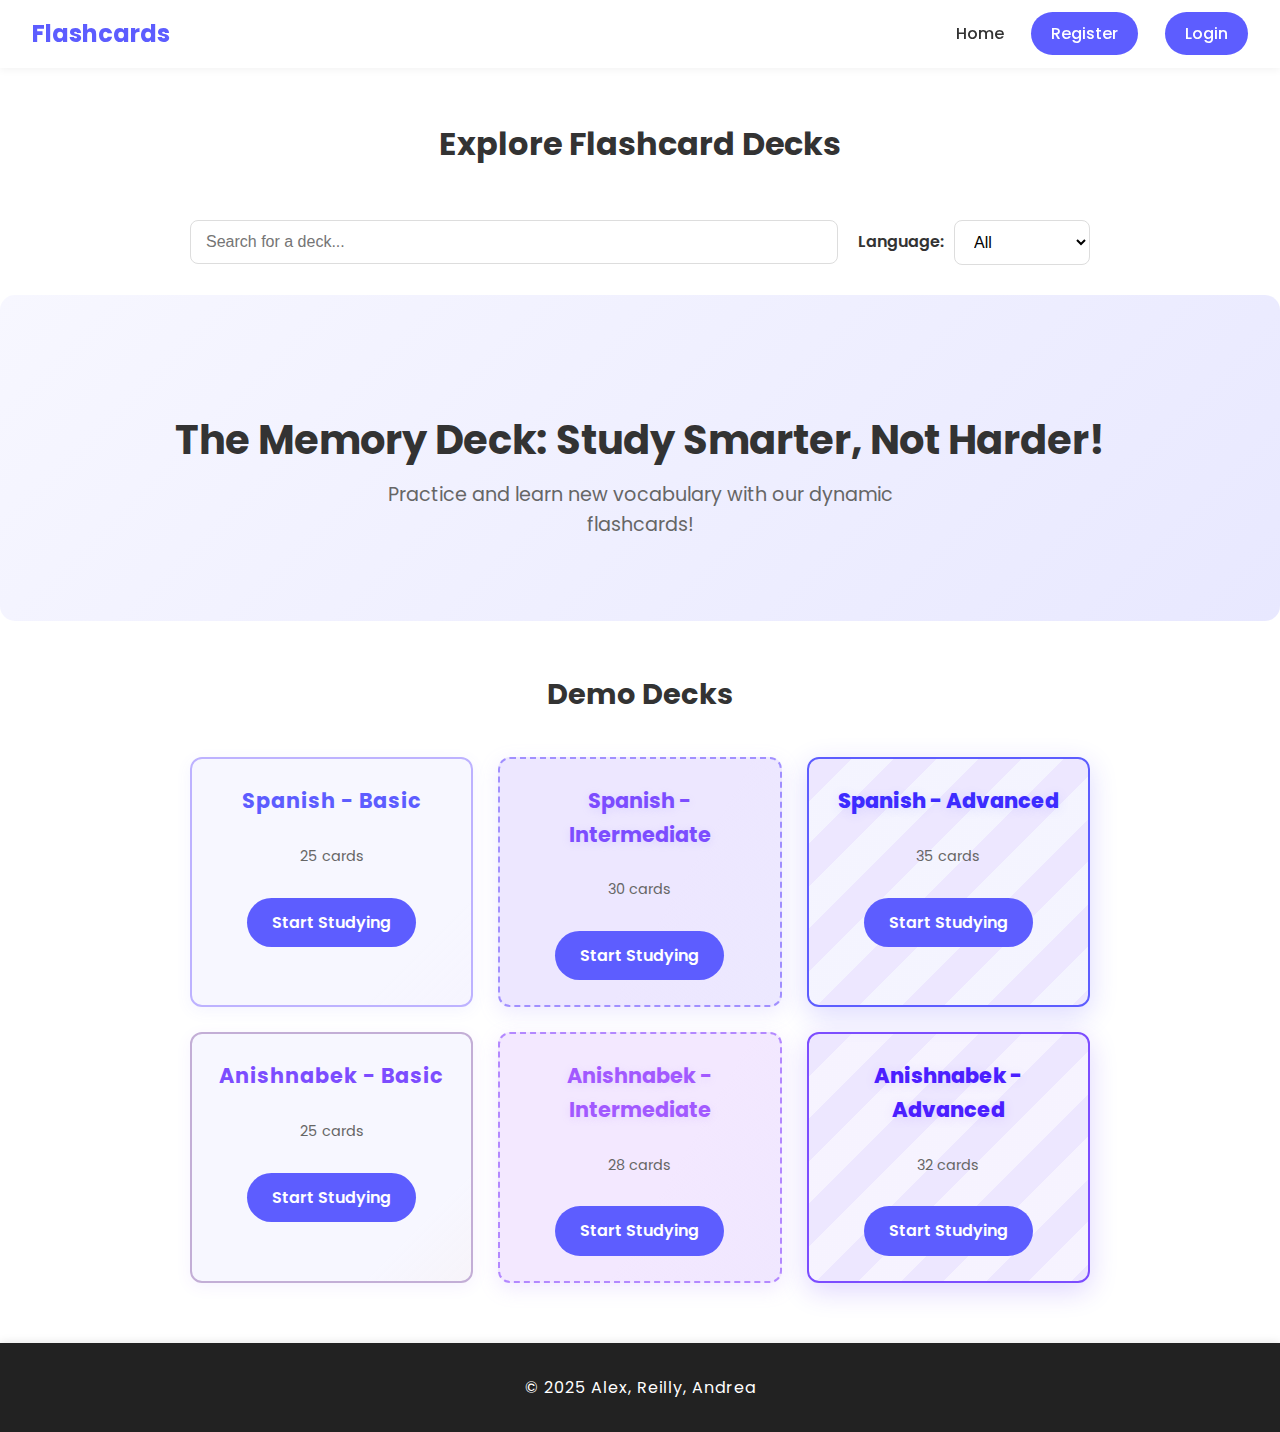
<file: index.html>
<!DOCTYPE html>
<html lang="en">
<head>
    <meta charset="UTF-8">
    <meta name="viewport" content="width=device-width, initial-scale=1.0">
    <title>Language Flashcards</title>
    <link rel="stylesheet" href="style.css">
</head>
<body class="index-layout">

    
    <header class="main-header">
        <nav class="container">
            <a href="index.html" class="logo">Flashcards</a>
            <ul class="nav-links">
                <li><a href="index.html">Home</a></li>
                <li><a href="registration.html" class="cta-button">Register</a></li>
                <li><a href="loginPage.html" class="cta-button">Login</a></li> <!-- Needed?-->
            </ul>
        </nav>
    </header>

   <main class="container">
        <section>
            <h2 class="section-title1">Explore Flashcard Decks</h2>
            
            <div class="search-and-filter">
                <div class="search-bar">
                    <input type="text" id="searchInput" placeholder="Search for a deck...">
                </div>
                <div class="filter-options">
                    <label for="languageFilter">Language:</label>
                    <select id="languageFilter">
                        <option value="all">All</option>
                        <option value="anishnabek">Anishnabek</option>
                        <option value="spanish">Spanish</option>
                    </select>
                </div>
            </div>

    <main class="container">
        <section class="description-section">
            <h2 class="description-title">The Memory Deck: Study Smarter, Not Harder!</h2>
            <p class="description-subtitle">
                Practice and learn new vocabulary with our dynamic flashcards!
            </p>
        </section>



        <section class="demo-decks-section">
            <h3 class="section-title2">Demo Decks</h3>
            <div class="deck-grid">
                <!-- Spanish -->
                <div class="card" data-language="spanish">
                    <h4 class="card-title">Spanish - Basic</h4>
                    <p class="card-meta">25 cards</p>
                    <a href="spanishDeck.html" class="study-link">Start Studying</a>
                </div>
                <div class="card spanish-intermediate" data-language="spanish">
                    <h4 class="card-title">Spanish - Intermediate</h4>
                    <p class="card-meta">30 cards</p>
                    <a href="spanishDeck.html?level=intermediate" class="study-link">Start Studying</a>
                </div>
                <div class="card spanish-advanced" data-language="spanish">
                    <h4 class="card-title">Spanish - Advanced</h4>
                    <p class="card-meta">35 cards</p>
                    <a href="spanishDeck.html?level=advanced" class="study-link">Start Studying</a>
                </div>
                <!-- Anishnabek -->
                <div class="card" data-language="anishnabek">
                    <h4 class="card-title">Anishnabek - Basic</h4>
                    <p class="card-meta">25 cards</p>
                    <a href="anishnabekDeck.html" class="study-link">Start Studying</a>
                </div>
                <div class="card anishnabek-intermediate" data-language="anishnabek">
                    <h4 class="card-title">Anishnabek - Intermediate</h4>
                    <p class="card-meta">28 cards</p>
                    <a href="anishnabekDeck.html?level=intermediate" class="study-link">Start Studying</a>
                </div>
                <div class="card anishnabek-advanced" data-language="anishnabek">
                    <h4 class="card-title">Anishnabek - Advanced</h4>
                    <p class="card-meta">32 cards</p>
                    <a href="anishnabekDeck.html?level=advanced" class="study-link">Start Studying</a>
                </div>
            </div>
            <div id="noResultsMsg" class="no-results-message" style="display:none;">
                No decks found matching your search.
            </div>
        </section>

    </main>

    <footer class="main-footer">
        <p>&copy; 2025 Alex, Reilly, Andrea</p>
    </footer>

    <script src="buttons.js"></script>

</body>
</html>
</file>
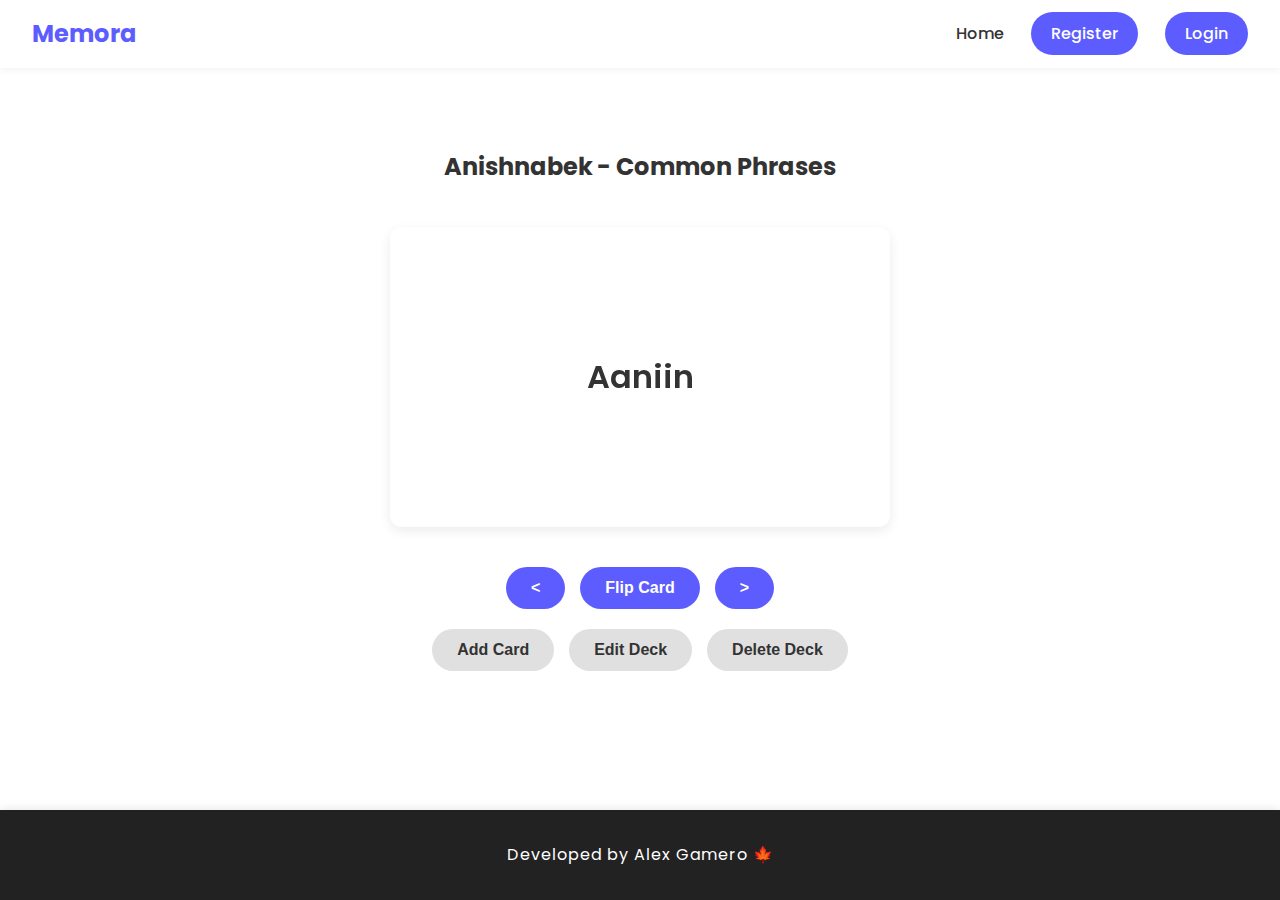
<file: anishnabekDeck.html>
<!DOCTYPE html>
<html lang="en">
<head>
    <meta charset="UTF-8">
    <meta name="viewport" content="width=device-width, initial-scale=1.0">
    <title>Study Deck</title>
    <link rel="stylesheet" href="style.css">
</head>
<body>

    <header class="main-header">
        <nav class="container">
            <a href="index.html" class="logo">Memora</a>
            <ul class="nav-links">
                <li><a href="index.html">Home</a></li>
                <li><a href="registration.html" class="cta-button">Register</a></li>
                <li><a href="login.html" class="cta-button">Login</a></li>
            </ul>
        </nav>
    </header>

    <main class="container">
        <section class="deck-view">
            <h2 class="section-title">Anishnabek - Common Phrases</h2>
            
            <div class="card-container">
                <div class="flashcard" id="flashcard">
                    <div class="card-front">
                        <p class="card-text">Aaniin</p>
                    </div>
                    <div class="card-back">
                        <p class="card-text">Hello</p>
                    </div>
                </div>
            </div>

            <div class="deck-controls">
                <button id="previousCardBtn" class="control-btn">&lt;</button>
                <button id="flipCardBtn" class="control-btn">Flip Card</button>
                <button id="nextCardBtn" class="control-btn">&gt;</button>
            </div>
            
            <div class="deck-management-menu">
                <button id="addCardBtn" class="manage-btn">Add Card</button>
                <button id="editDeckBtn" class="manage-btn">Edit Deck</button>
                <button id="deleteDeckBtn" class="manage-btn">Delete Deck</button>
            </div>
        </section>
    </main>

    <footer class="main-footer">
        <p>Developed by Alex Gamero 🍁</p>
    </footer>

    <script src="buttons.js"></script>

</body>
</html>
</file>
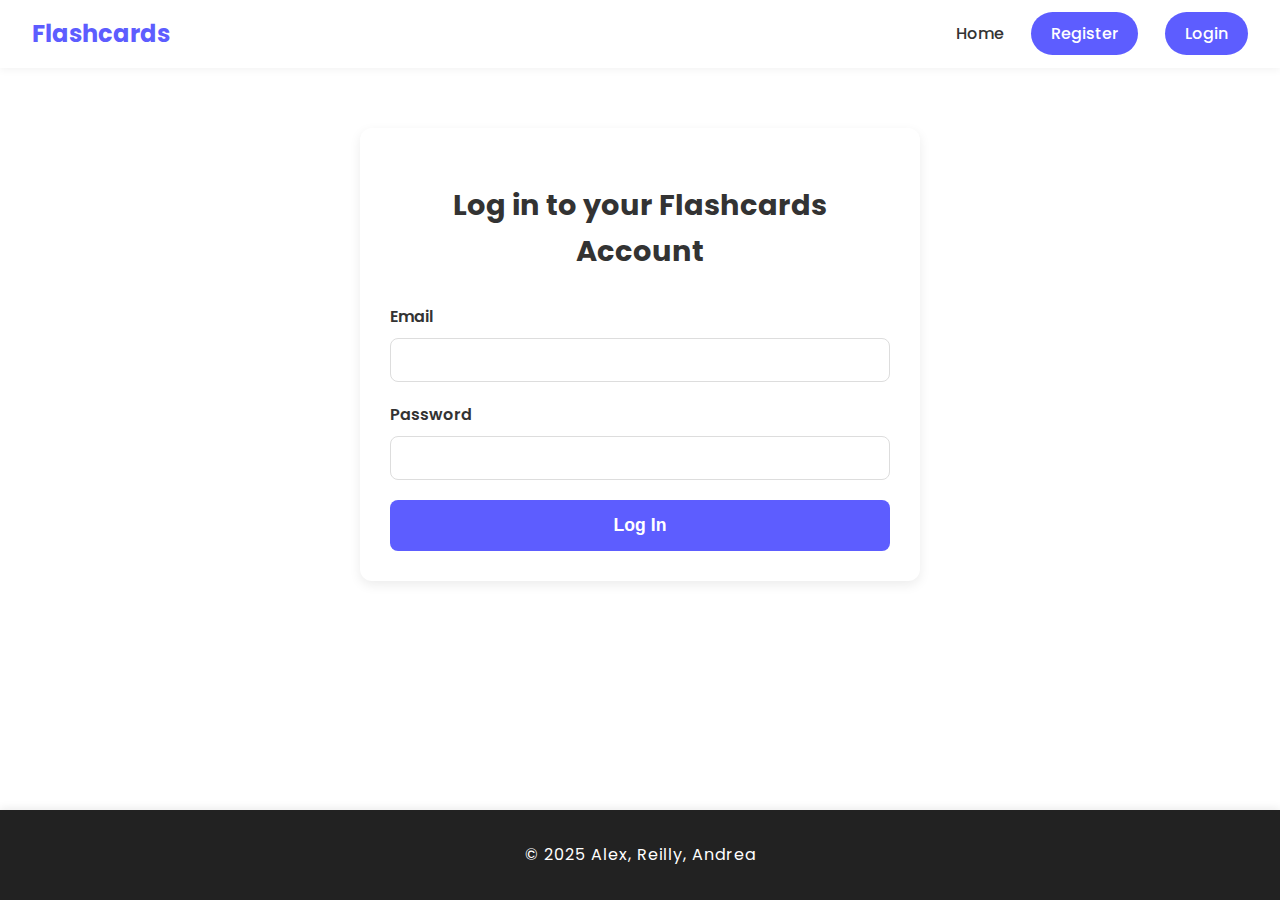
<file: loginPage.html>
<!DOCTYPE html>
<html lang="en">
<head>
    <meta charset="UTF-8">
    <meta name="viewport" content="width=device-width, initial-scale=1.0">
    <title>Login | Flashcards</title>
    <link rel="stylesheet" href="style.css">
</head>
<body>

    <header class="main-header">
        <nav class="container">
            <a href="index.html" class="logo">Flashcards</a>
            <ul class="nav-links">
                <li><a href="index.html">Home</a></li>
                <li><a href="registration.html" class="cta-button">Register</a></li>
                <li><a href="loginPage.html" class="cta-button">Login</a></li>
            </ul>
        </nav>
    </header>

    <main class="container form-container">
        <form id="loginForm" action=" " method="POST" class="styled-form"> <!--Action TO DO-->
            <h2 class="form-title">Log in to your Flashcards Account</h2>
            <div class="form-group">
                <label for="email">Email</label>
                <input type="email" id="email" name="email" required>
            </div>
            <div class="form-group">
                <label for="password">Password</label>
                <input type="password" id="password" name="password" required>
            </div>
            <button type="submit" class="submit-button">Log In</button>
        </form>
    </main>

    <footer class="main-footer">
        <p>&copy; 2025 Alex, Reilly, Andrea</p>
    </footer>

</body>
</html>
</file>
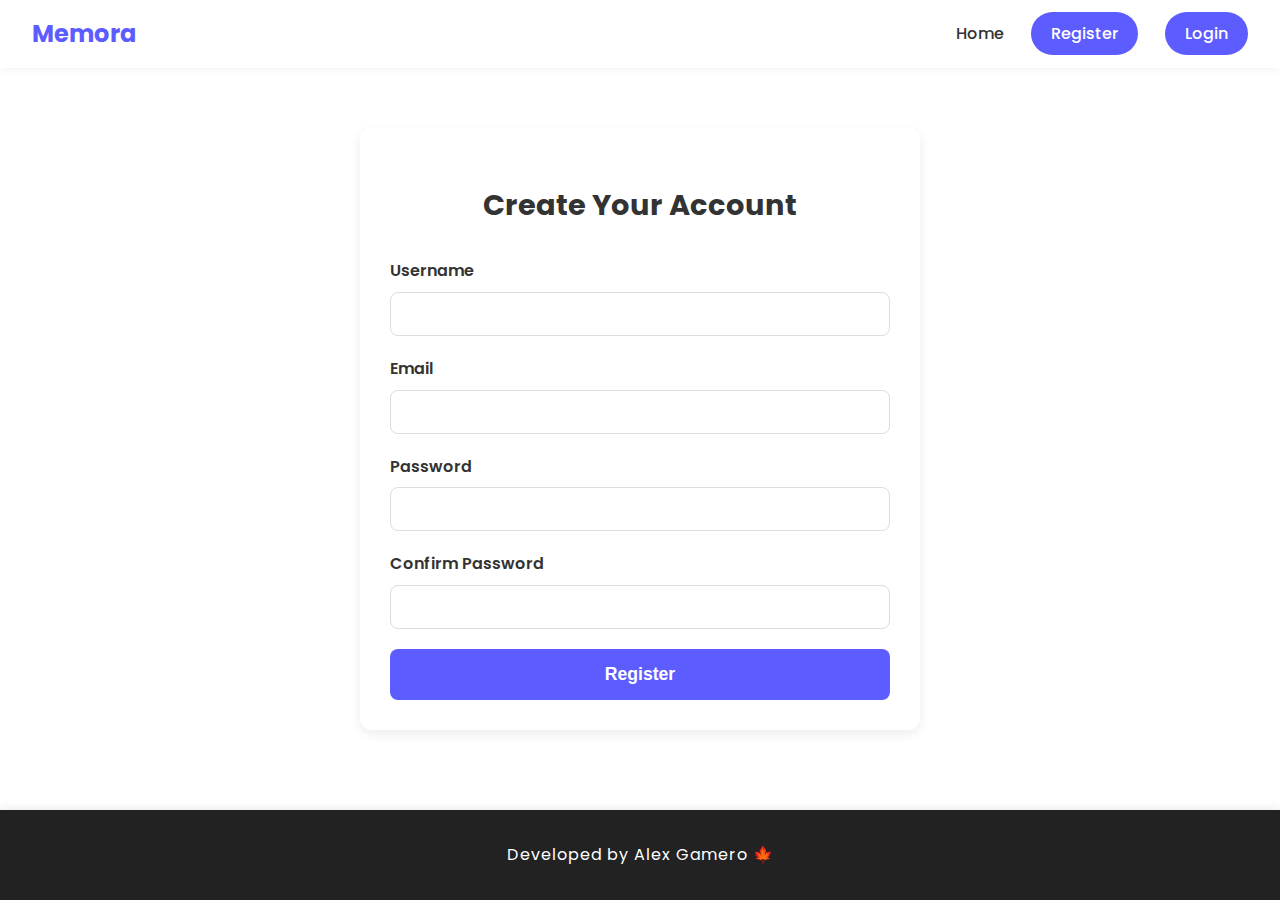
<file: registration.html>
<!DOCTYPE html>
<html lang="en">
<head>
    <meta charset="UTF-8">
    <meta name="viewport" content="width=device-width, initial-scale=1.0">
    <title>Register</title>
    <link rel="stylesheet" href="style.css">
</head>
<body>

    <header class="main-header">
        <nav class="container">
            <a href="index.html" class="logo">Memora</a>
            <ul class="nav-links">
                <li><a href="index.html">Home</a></li>
                <li><a href="registration.html" class="cta-button">Register</a></li>
                <li><a href="loginPage.html" class="cta-button">Login</a></li>
            </ul>
        </nav>
    </header>

    <main class="container form-container">
        <form id="registrationForm" action=" " method="POST" class="styled-form"> <!--Action TO DO-->
            <h2 class="form-title">Create Your Account</h2>
            <div class="form-group">
                <label for="username">Username</label>
                <input type="text" id="username" name="username" required>
                <span class="error-message" id="usernameError"></span>
            </div>
            <div class="form-group">
                <label for="email">Email</label>
                <input type="email" id="email" name="email" required>
                <span class="error-message" id="emailError"></span>
            </div>
            <div class="form-group">
                <label for="password">Password</label>
                <input type="password" id="password" name="password" required>
                <span class="error-message" id="passwordError"></span>
            </div>
            <div class="form-group">
                <label for="confirm_password">Confirm Password</label>
                <input type="password" id="confirm_password" name="confirm_password" required>
                <span class="error-message" id="confirmPasswordError"></span>
            </div>
            <button type="submit" class="submit-button">Register</button>
        </form>
    </main>

    <footer class="main-footer">
        <p>Developed by Alex Gamero 🍁</p>
    </footer>

    <script src=" "></script>

</body>
</html>
</file>
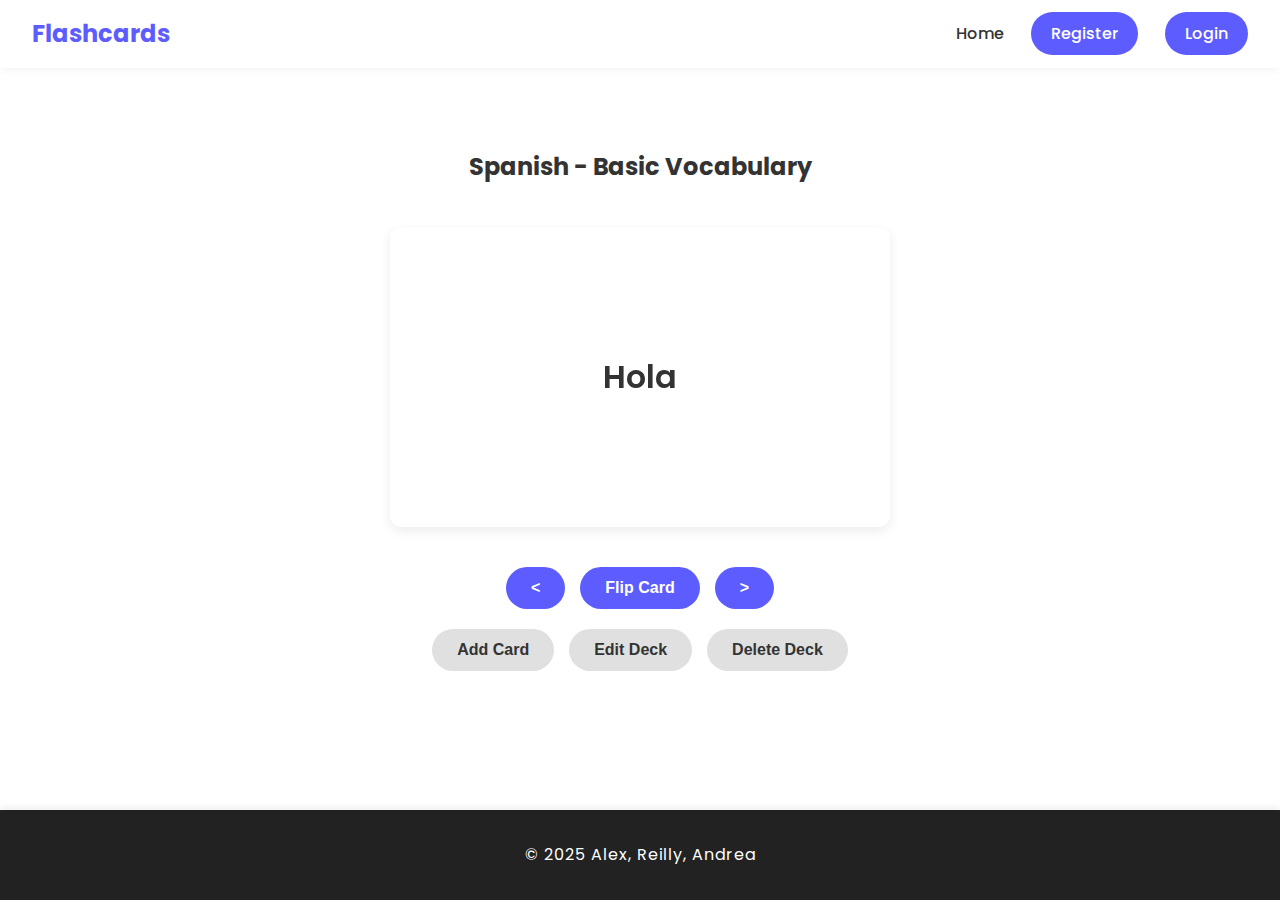
<file: spanishDeck.html>
<!DOCTYPE html>
<html lang="en">
<head>
    <meta charset="UTF-8">
    <meta name="viewport" content="width=device-width, initial-scale=1.0">
    <title>Study Deck</title>
    <link rel="stylesheet" href="style.css">
</head>
<body>

    <header class="main-header">
        <nav class="container">
            <a href="index.html" class="logo">Flashcards</a>
            <ul class="nav-links">
                <li><a href="index.html">Home</a></li>
                <li><a href="registration.html" class="cta-button">Register</a></li>
                <li><a href="login.html" class="cta-button">Login</a></li>
            </ul>
        </nav>
    </header>

    <main class="container">
        <section class="deck-view">
            <h2 class="section-title">Spanish - Basic Vocabulary</h2>
            
            <div class="card-container">
                <div class="flashcard" id="flashcard">
                    <div class="card-front">
                        <p class="card-text">Hola</p>
                    </div>
                    <div class="card-back">
                        <p class="card-text">Hello</p>
                    </div>
                </div>
            </div>

            <div class="deck-controls">
                <button id="previousCardBtn" class="control-btn">&lt;</button>
                <button id="flipCardBtn" class="control-btn">Flip Card</button>
                <button id="nextCardBtn" class="control-btn">&gt;</button>
            </div>
            
            <div class="deck-management-menu">
                <button id="addCardBtn" class="manage-btn">Add Card</button>
                <button id="editDeckBtn" class="manage-btn">Edit Deck</button>
                <button id="deleteDeckBtn" class="manage-btn">Delete Deck</button>
            </div>
        </section>
    </main>

    <footer class="main-footer">
        <p>&copy; 2025 Alex, Reilly, Andrea</p>
    </footer>

    <script src="buttons.js"></script>

</body>
</html>
</file>
<file: style.css>
/*Imported to use the font Poppins*/
@import url(https://fonts.googleapis.com/css?family=Poppins:100,100italic,200,200italic,300,300italic,regular,italic,500,500italic,600,600italic,700,700italic,800,800italic,900,900italic);

/* Styles & variables */
:root {
    --primary-color: #5d5dff; /* purple 1*/
    --secondary-color: #4a4aff; /* purple 2*/
    --background-light: #f7f7ff;
    --background-dark: #e8e8ff;
    --text-primary: #333;
    --text-secondary: #666;
    --border-color: #ddd;
    --card-shadow: 0 4px 12px rgba(0, 0, 0, 0.08);
}

body {
    min-height: 100vh;
    display: flex;
    flex-direction: column;
    margin: 0;
    padding: 0;
    font-family: 'Poppins', sans-serif;
    line-height: 1.6;
    color: var(--text-primary);
}

/* Header & Navigation buttons */
.main-header {
    background-color: white;
    box-shadow: 0 2px 8px rgba(0, 0, 0, 0.05);
    padding: 15px 0;
    position: sticky;
    top: 0;
    z-index: 1000;
}

.main-header .container {
    display: flex;
    justify-content: space-between;
    align-items: center;
}

.logo {
    font-weight: 700;
    font-size: 1.5rem;
    color: var(--primary-color);
    text-decoration: none;
    margin-left: 32px; /* margen izquierdo */
}

.nav-links {
    list-style: none;
    margin: 0;
    padding: 0;
    display: flex;
    align-items: center;
}

.nav-links li {
    margin-left: 0px;
    margin-right: 32px;
}

.nav-links a {
    text-decoration: none;
    color: var(--text-primary);
    font-weight: 500;
    transition: color 0.3s ease;
}

.nav-links a:hover {
    color: var(--primary-color);
}

/* Call to Action buttons*/
.cta-button {
    background-color: var(--primary-color);
    color: white !important; /* !important used to override other link styles */
    padding: 10px 20px;
    border-radius: 50px;
    transition: background-color 0.3s ease;
}

.nav-links .cta-button {
    margin-left: -5px; /* Less space between Register and Login buttons */
}

.cta-button:hover {
    background-color: var(--secondary-color);
}

/* Description section */
.description-section {
    text-align: center;
    padding: 80px 20px;
    background: linear-gradient(135deg, var(--background-light), var(--background-dark));
    border-radius: 15px;
    margin-top: 30px;
}

.description-title {
    font-size: 2.5rem;
    font-weight: 700;
    margin-bottom: 0.5rem;
    color: var(--text-primary);
}

.description-subtitle {
    font-size: 1.2rem;
    color: var(--text-secondary);
    max-width: 600px;
    margin: 0 auto;
}

/* Demo Decks section */
.demo-decks-section {
    padding: 60px 0;
    max-width: 900px;
    margin-left: auto;
    margin-right: auto;
}

.section-title1 {
    text-align: center;
    font-size: 2rem;
    color: var(--text-primary);
    margin-bottom: 50px;
    margin-top: 50px;
}

.section-title2 {
    text-align: center;
    font-size: 1.8rem;
    color: var(--text-primary);
    margin-bottom: 40px;
    margin-top: -10px;
}

.deck-grid {
    display: grid;
    grid-template-columns: repeat(auto-fit, minmax(280px, 1fr));
    gap: 25px;
}

.card {
    background-color: white;
    border-radius: 12px;
    box-shadow: var(--card-shadow);
    padding: 25px;
    transition: transform 0.3s ease, box-shadow 0.3s ease;
    text-align: center;
}

.card:hover {
    transform: translateY(-5px);
    box-shadow: 0 8px 20px rgba(0, 0, 0, 0.1);
}

.card-title {
    font-size: 1.3rem;
    margin-top: 0;
    color: var(--text-primary);
}

.card-meta {
    color: var(--text-secondary);
    font-size: 0.9rem;
}

.study-link {
    display: inline-block;
    background-color: var(--primary-color);
    color: white;
    padding: 12px 25px;
    border-radius: 50px;
    text-decoration: none;
    margin-top: 15px;
    font-weight: 600;
    transition: background-color 0.3s ease;
}

.study-link:hover {
    background-color: var(--secondary-color);
}

/* Registration Form */
.form-container {
    padding: 60px 0;
}

.styled-form {
    max-width: 500px;
    margin: 0 auto;
    padding: 30px;
    background-color: white;
    border-radius: 12px;
    box-shadow: var(--card-shadow);
}

.form-title {
    text-align: center;
    color: var(--text-primary);
    margin-bottom: 30px;
    font-size: 1.8rem;
}

.form-group {
    margin-bottom: 20px;
}

.form-group label {
    display: block;
    margin-bottom: 8px;
    font-weight: 600;
    color: var(--text-primary);
}

.form-group input {
    width: 100%;
    padding: 12px 15px;
    border: 1px solid var(--border-color);
    border-radius: 8px;
    font-size: 1rem;
    box-sizing: border-box;
    transition: border-color 0.3s ease, box-shadow 0.3s ease;
}

.form-group input:focus {
    outline: none;
    border-color: var(--primary-color);
    box-shadow: 0 0 0 3px rgba(93, 93, 255, 0.2);
}

.error-message {
    color: #e74c3c;
    font-size: 0.85rem;
    margin-top: 5px;
    display: none;
}

.submit-button {
    width: 100%;
    padding: 15px;
    background-color: var(--primary-color);
    color: white;
    border: none;
    border-radius: 8px;
    font-size: 1.1rem;
    font-weight: 600;
    cursor: pointer;
    transition: background-color 0.3s ease, transform 0.3s ease;
}

.submit-button:hover {
    background-color: var(--secondary-color);
    transform: translateY(-2px);
}

body.index-layout {
    min-height: 100vh;
    display: flex;
    flex-direction: column;
    margin: 0;
}

body.index-layout main {
    flex: 1 0 auto;
}

.main-footer {
    margin-top: auto;
    width: 100%;
    background: #222;
    color: #fff;
    text-align: center;
    padding: 1rem 0;
    font-size: 1rem;
    letter-spacing: 1px;
    box-shadow: 0 -2px 8px rgba(0,0,0,0.08);
}


/* Responsive Design for smaller screens */
@media (max-width: 768px) {
    .main-header .container {
        flex-direction: column;
    }
    .logo {
        margin-bottom: 10px;
    }
    .nav-links {
        flex-wrap: wrap;
        justify-content: center;
    }
    .nav-links li {
        margin: 0 10px;
    }
    .hero-title {
        font-size: 2rem;
    }
}

.search-and-filter {
    display: flex;
    justify-content: space-between;
    align-items: center;
    margin-bottom: 30px;
    gap: 20px;
    max-width: 900px;
    margin-left: auto;
    margin-right: auto;
}

.search-bar {
    flex-grow: 1;
}

.search-bar input {
    width: 100%;
    padding: 12px 15px;
    border: 1px solid var(--border-color);
    border-radius: 8px;
    font-size: 1rem;
    box-sizing: border-box;
    transition: border-color 0.3s ease, box-shadow 0.3s ease;
}

.search-bar input:focus {
    outline: none;
    border-color: var(--primary-color);
    box-shadow: 0 0 0 3px rgba(93, 93, 255, 0.2);
}

.filter-options {
    display: flex;
    align-items: center;
    gap: 10px;
}

.filter-options label {
    font-weight: 600;
    color: var(--text-primary);
}

.filter-options select {
    padding: 12px 15px;
    border: 1px solid var(--border-color);
    border-radius: 8px;
    font-size: 1rem;
    background-color: white;
    cursor: pointer;
    transition: border-color 0.3s ease;
}

.filter-options select:focus {
    outline: none;
    border-color: var(--primary-color);
}

/* Reusing the deck grid and card styles */
.deck-grid {
    display: grid;
    grid-template-columns: repeat(auto-fit, minmax(280px, 1fr));
    gap: 25px;
}

/* Adjustments for the search and language filter section */
@media (max-width: 600px) {
    .search-and-filter {
        flex-direction: column;
        align-items: stretch;
    }
}


/*Style for card deck page */

.deck-view {
    padding: 60px 0;
    text-align: center;
}

.card-container {
    perspective: 1000px; /* 3D for the flip animation */
    margin: 40px auto;
    width: 90%;
    max-width: 500px;
    height: 300px;
}

.flashcard {
    position: relative;
    width: 100%;
    height: 100%;
    transform-style: preserve-3d;
    transition: transform 0.6s;
    cursor: pointer;
    border-radius: 12px;
    box-shadow: var(--card-shadow);
}

.flashcard.is-flipped {
    transform: rotateY(180deg);
}

.card-front, .card-back {
    position: absolute;
    width: 100%;
    height: 100%;
    backface-visibility: hidden;
    display: flex;
    justify-content: center;
    align-items: center;
    padding: 20px;
    box-sizing: border-box;
    background-color: white;
    border-radius: 12px;
}

.card-back {
    transform: rotateY(180deg);
}

.card-text {
    font-size: 2rem;
    font-weight: 600;
    color: var(--text-primary);
}

/* Deck controls*/
.deck-controls, .deck-management-menu {
    display: flex;
    justify-content: center;
    gap: 15px;
    margin-top: 20px;
}

.control-btn, .manage-btn {
    padding: 12px 25px;
    border: none;
    border-radius: 50px;
    font-size: 1rem;
    font-weight: 600;
    cursor: pointer;
    transition: background-color 0.3s ease, transform 0.3s ease;
}

.control-btn {
    background-color: var(--primary-color);
    color: white;
}

.control-btn:hover {
    background-color: var(--secondary-color);
    transform: translateY(-2px);
}

.manage-btn {
    background-color: #e0e0e0;
    color: var(--text-primary);
}

.manage-btn:hover {
    background-color: #d0d0d0;
    transform: translateY(-2px);
}

/* Responsive adjustments */
@media (max-width: 600px) {
    .card-text {
        font-size: 1.5rem;
    }
    .deck-controls, .deck-management-menu {
        flex-wrap: wrap;
    }
    .control-btn, .manage-btn {
        width: 100%;
        max-width: 200px;
    }
}

.flashcard { transition: transform 0.4s; transform-style: preserve-3d; }
.flashcard.flipped { transform: rotateY(180deg); }
.card-front, .card-back { backface-visibility: hidden; position: absolute; width: 100%; height: 100%; }
.card-back { transform: rotateY(180deg); }

/* Animation for sliding right */
.flashcard.slide-right {
    animation: slideRight 0.35s;
}
@keyframes slideRight {
    0% { transform: translateX(0); opacity: 1; }
    40% { transform: translateX(80px); opacity: 0; }
    60% { transform: translateX(-80px); opacity: 0; }
    100% { transform: translateX(0); opacity: 1; }
}

/* Animation for sliding left */
.flashcard.slide-left {
    animation: slideLeft 0.35s;
}
@keyframes slideLeft {
    0% { transform: translateX(0); opacity: 1; }
    40% { transform: translateX(-80px); opacity: 0; }
    60% { transform: translateX(80px); opacity: 0; }
    100% { transform: translateX(0); opacity: 1; }
}

.no-results-message {
    text-align: center;
    color: var(--primary-color);
    background: var(--background-light);
    border: 2px dashed var(--primary-color);
    border-radius: 12px;
    padding: 24px;
    margin: 32px auto;
    font-size: 1.2rem;
    max-width: 400px;
    box-shadow: 0 2px 8px rgba(93,93,255,0.07);
}

/* Spanish Basic */
.card[data-language="spanish"]:not(.spanish-intermediate):not(.spanish-advanced) {
    border: 2px solid #bdb2ff;
    background: linear-gradient(135deg, #f7f7ff 80%, #bdb2ff22 100%);
    box-shadow: 0 4px 16px rgba(93,93,255,0.07);
}
.card[data-language="spanish"]:not(.spanish-intermediate):not(.spanish-advanced) .card-title {
    color: #5d5dff;
    letter-spacing: 1px;
}

/* Spanish Intermediate */
.card.spanish-intermediate {
    border: 2px dashed #a18fff;
    background: linear-gradient(120deg, #ede7ff 60%, #a18fff33 100%);
    box-shadow: 0 6px 20px rgba(161,143,255,0.18);
    position: relative;
}
.card.spanish-intermediate .card-title {
    color: #7c4dff;
    text-shadow: 0 2px 8px #a18fff33;
}
.card.spanish-intermediate::after {
    position: absolute;
    top: 18px;
    right: 18px;
    font-size: 0.8rem;
    color: #a18fff;
    font-weight: 700;
    letter-spacing: 2px;
    opacity: 0.7;
}

/* Spanish Advanced */
.card.spanish-advanced {
    border: 2.5px double #5d5dff;
    background: repeating-linear-gradient(135deg, #ede7ff 0 30px, #5d5dff11 30px 60px);
    box-shadow: 0 8px 28px rgba(61,44,255,0.18);
    position: relative;
}
.card.spanish-advanced .card-title {
    color: #3d2cff;
    font-weight: 800;
    text-shadow: 0 2px 12px #5d5dff22;
}
.card.spanish-advanced::after {
    position: absolute;
    top: 18px;
    right: 18px;
    font-size: 0.8rem;
    color: #3d2cff;
    font-weight: 700;
    letter-spacing: 2px;
    opacity: 0.8;
}

/* Anishnabek Basic */
.card[data-language="anishnabek"]:not(.anishnabek-intermediate):not(.anishnabek-advanced) {
    border: 2px solid #c3aed6;
    background: linear-gradient(135deg, #f7f7ff 80%, #c3aed622 100%);
    box-shadow: 0 4px 16px rgba(124,77,255,0.07);
}
.card[data-language="anishnabek"]:not(.anishnabek-intermediate):not(.anishnabek-advanced) .card-title {
    color: #7c4dff;
    letter-spacing: 1px;
}

/* Anishnabek Intermediate */
.card.anishnabek-intermediate {
    border: 2px dashed #b388ff;
    background: linear-gradient(120deg, #f3e8ff 60%, #b388ff33 100%);
    box-shadow: 0 6px 20px rgba(179,136,255,0.18);
    position: relative;
}
.card.anishnabek-intermediate .card-title {
    color: #a259ff;
    text-shadow: 0 2px 8px #b388ff33;
}
.card.anishnabek-intermediate::after {
    position: absolute;
    top: 18px;
    right: 18px;
    font-size: 0.8rem;
    color: #b388ff;
    font-weight: 700;
    letter-spacing: 2px;
    opacity: 0.7;
}

/* Anishnabek Advanced */
.card.anishnabek-advanced {
    border: 2.5px double #7c4dff;
    background: repeating-linear-gradient(135deg, #ede7ff 0 30px, #7c4dff11 30px 60px);
    box-shadow: 0 8px 28px rgba(76,29,255,0.18);
    position: relative;
}
.card.anishnabek-advanced .card-title {
    color: #4b1fff;
    font-weight: 800;
    text-shadow: 0 2px 12px #7c4dff22;
}
.card.anishnabek-advanced::after {
    position: absolute;
    top: 18px;
    right: 18px;
    font-size: 0.8rem;
    color: #4b1fff;
    font-weight: 700;
    letter-spacing: 2px;
    opacity: 0.8;
}
</file>
